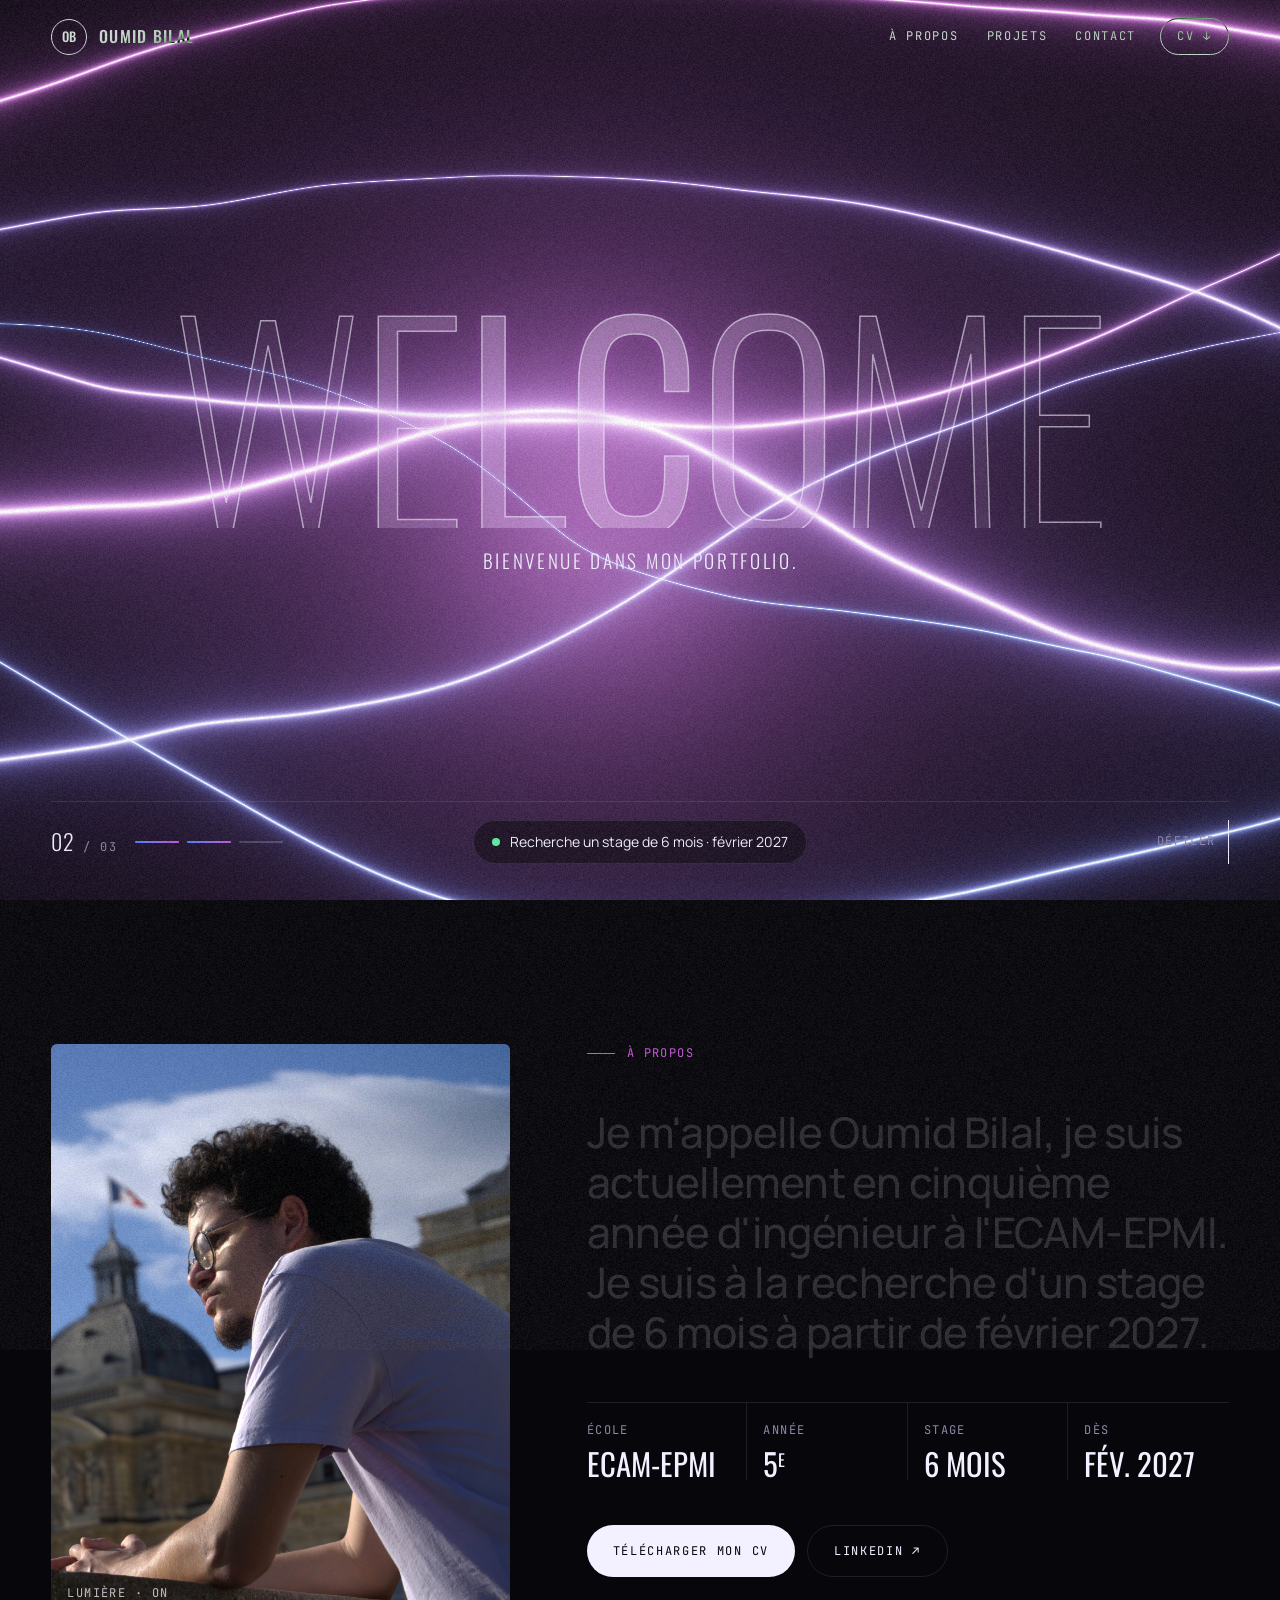
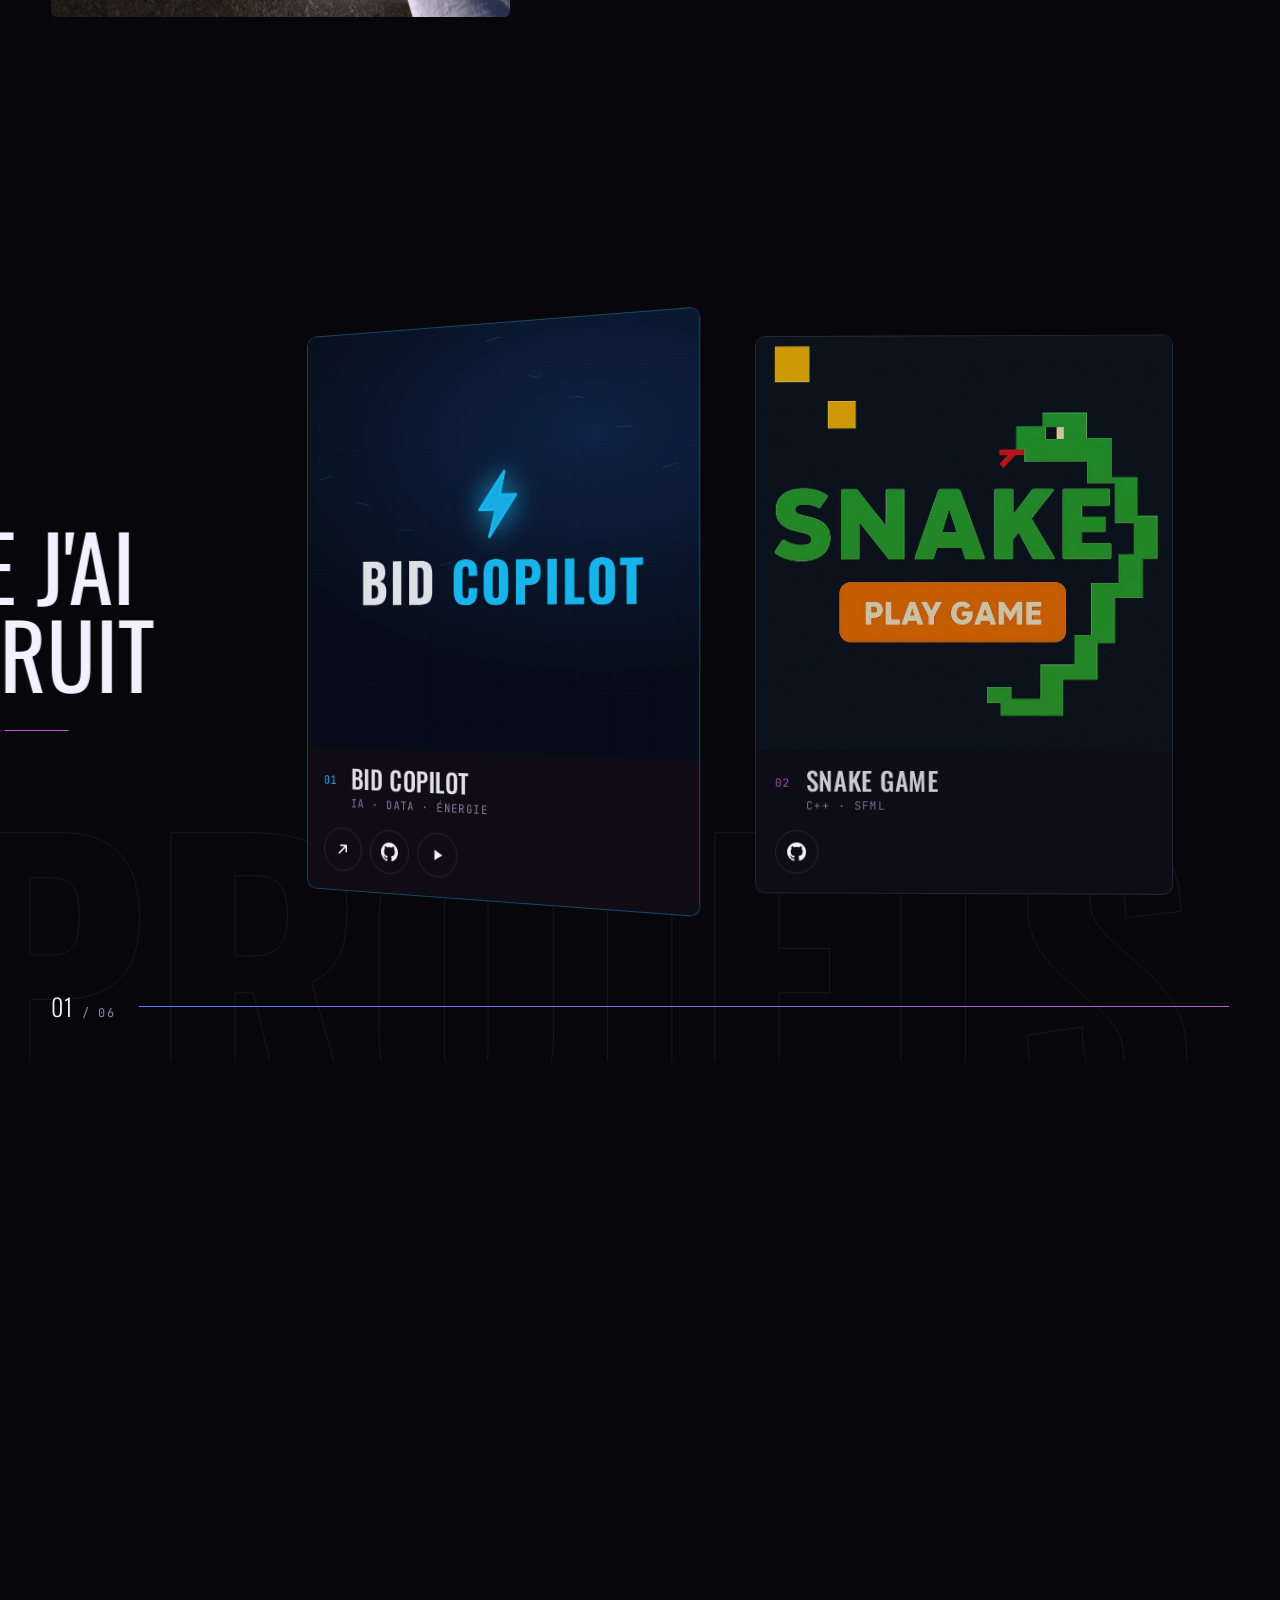
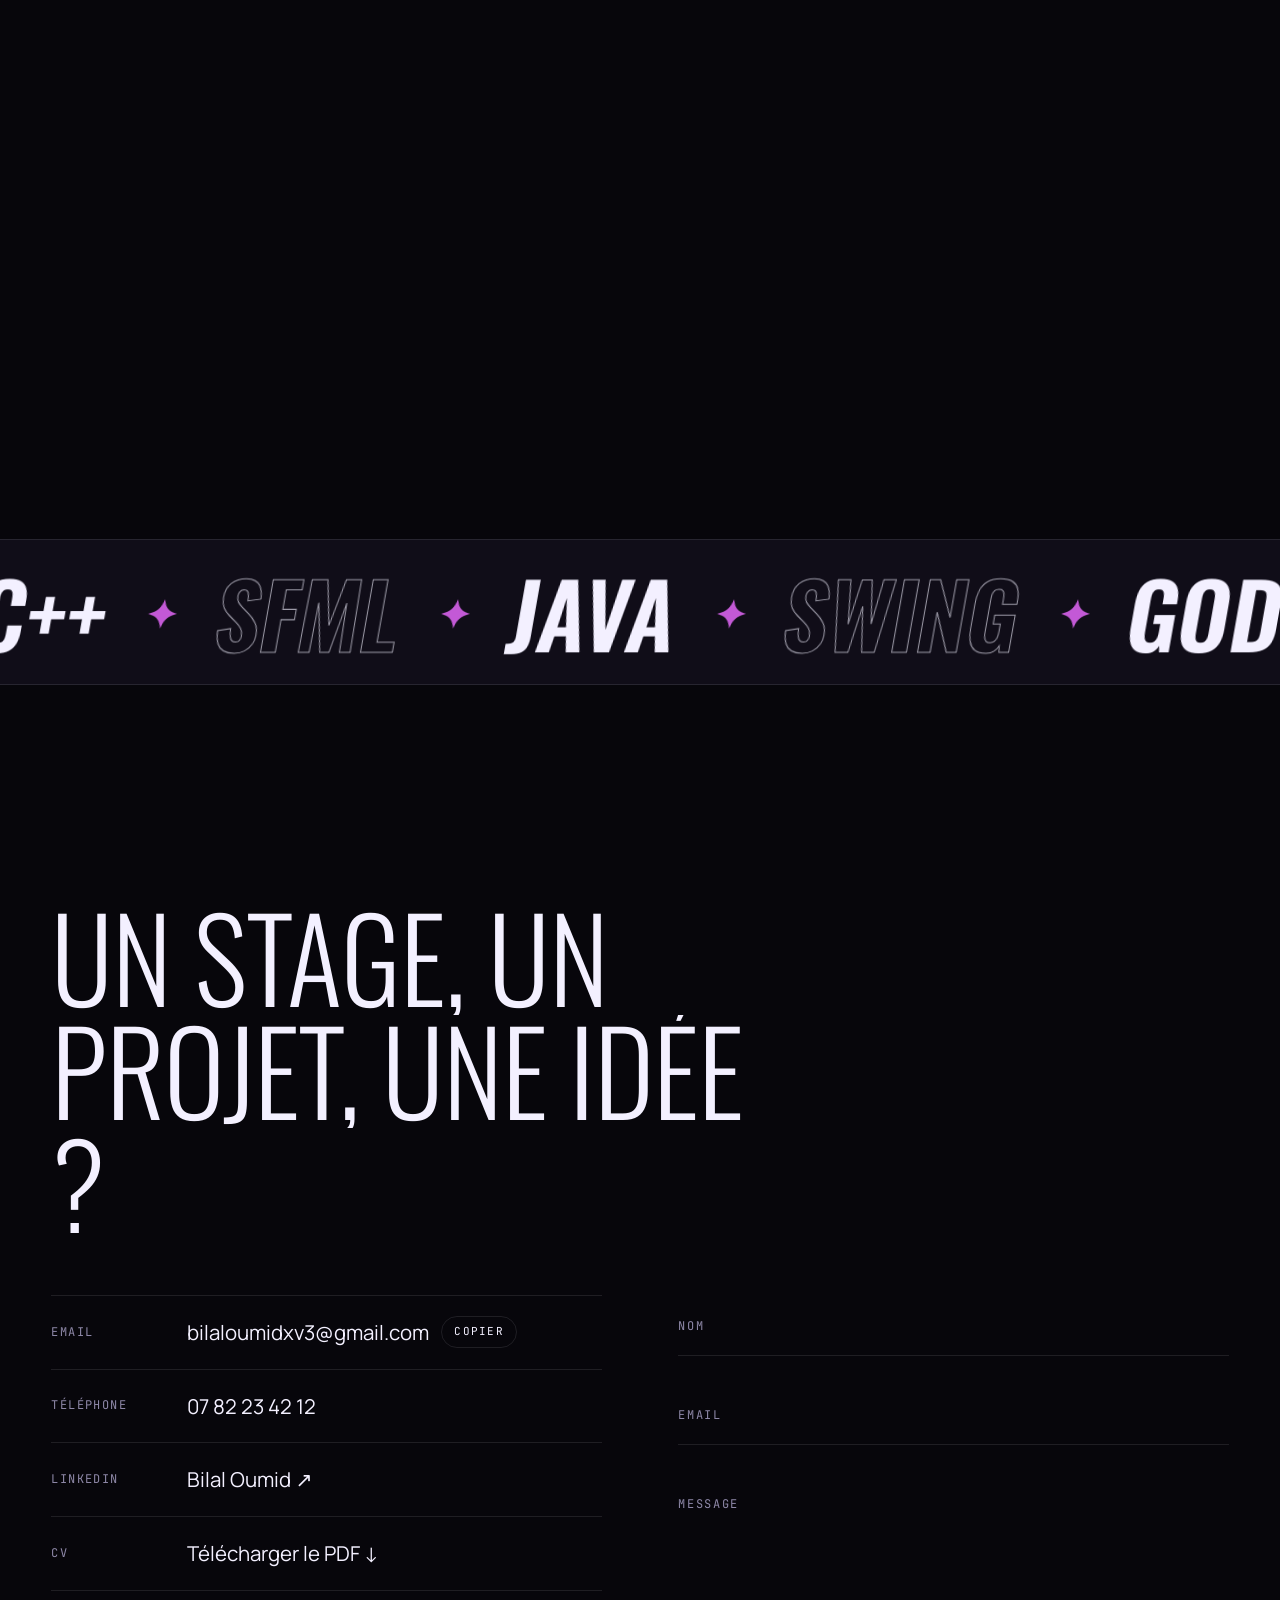
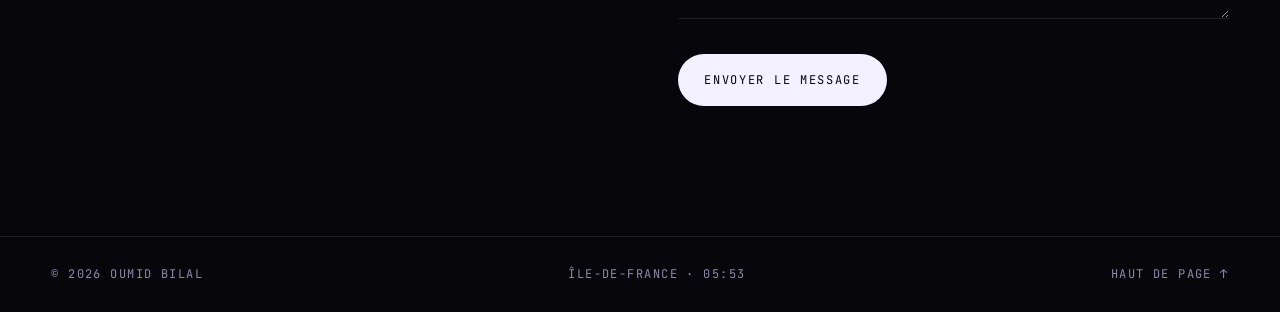
<file: index.html>
<!DOCTYPE html>
<html lang="fr">
<head>
<meta charset="utf-8" />
<meta name="viewport" content="width=device-width, initial-scale=1, viewport-fit=cover" />
<title>Oumid Bilal – Portfolio</title>
<meta name="description" content="Oumid Bilal, élève ingénieur généraliste à l'ECAM-EPMI. Projets, parcours et contact." />
<link rel="preconnect" href="https://fonts.googleapis.com" />
<link rel="preconnect" href="https://fonts.gstatic.com" crossorigin />
<link href="https://fonts.googleapis.com/css2?family=Oswald:wght@200..700&family=Manrope:wght@300;400;500;600&family=JetBrains+Mono:wght@400;500&display=swap" rel="stylesheet" />
<link rel="stylesheet" href="style.css" />
<link rel="preload" as="image" href="images/ma-photo.jpg" />
</head>
<body>
<!-- Allumage -->
<div class="loader" aria-hidden="true">
  <div class="loader-row"><span class="loader-label">Allumage</span><span class="loader-count">000</span></div>
  <div class="loader-bar"><i></i></div>
</div>

<!-- Navigation -->
<header class="nav">
  <a href="#top" class="nav-brand" data-magnetic data-cursor="Haut"><span class="nav-mark">OB</span><span class="nav-name">Oumid Bilal</span></a>
  <nav class="nav-links" aria-label="Sections">
    <a href="#about" data-magnetic>À propos</a>
    <a href="#work" data-magnetic>Projets</a>
    <a href="#contact" data-magnetic>Contact</a>
  </nav>
  <a href="CV-oumid.pdf" class="nav-cv" download="CV-Oumid-Bilal.pdf" data-magnetic data-cursor="PDF">CV <span aria-hidden="true">↓</span></a>
  <div class="nav-progress" aria-hidden="true"><i></i></div>
</header>

<main>
  <!-- HERO -->
  <section class="hero" id="top">
    <canvas class="hero-light" aria-hidden="true"></canvas>
    <div class="hero-fallback" aria-hidden="true"></div>
    <div class="hero-name" aria-roledescription="carrousel" aria-label="Accueil">
      <div class="slide" aria-hidden="false">
        <h1 class="hero-line" aria-label="Bonjour">BONJOUR</h1>
        <p class="hero-sub">Je suis Oumid Bilal, étudiant en 5ème année à l'ECAM EPMI, école d'ingénieur généraliste.</p>
      </div>
      <div class="slide" aria-hidden="true">
        <p class="hero-line" aria-label="Welcome">WELCOME</p>
        <p class="hero-sub">Bienvenue dans mon portfolio.</p>
      </div>
      <div class="slide" aria-hidden="true">
        <p class="hero-line" aria-label="Allez-y">ALLEZ-Y</p>
        <p class="hero-sub">Faites défiler pour découvrir mes projets.</p>
      </div>
    </div>
    <div class="hero-meta">
      <div class="hero-pager">
        <span class="hero-count mono"><strong>01</strong> / 03</span>
        <div class="hero-bars">
          <button type="button" aria-label="Diapositive 1 : Bonjour"><i></i></button>
          <button type="button" aria-label="Diapositive 2 : Welcome"><i></i></button>
          <button type="button" aria-label="Diapositive 3 : Allez-y"><i></i></button>
        </div>
      </div>
      <p class="hero-status"><span class="dot-live" aria-hidden="true"></span>Recherche un stage de 6 mois · février 2027</p>
      <a href="#about" class="hero-scroll mono" data-magnetic>Défiler <i aria-hidden="true"></i></a>
    </div>
  </section>

  <!-- À PROPOS -->
  <section class="about" id="about">
    <div class="about-photo" aria-hidden="true">
      <img src="images/ma-photo.jpg" alt="" class="about-photo-base" />
      <img src="images/ma-photo.jpg" alt="" class="about-photo-lit" />
      <span class="about-photo-tag mono">Lumière · on</span>
    </div>
    <div class="about-body">
      <p class="eyebrow mono">À propos</p>
      <p class="manifesto">
        Je m'appelle Oumid Bilal, je suis actuellement en cinquième année d'ingénieur à l'ECAM-EPMI. Je suis à la recherche d'un stage de 6 mois à partir de février 2027.
      </p>
      <dl class="facts">
        <div><dt class="mono">École</dt><dd>ECAM-EPMI</dd></div>
        <div><dt class="mono">Année</dt><dd>5<sup>e</sup></dd></div>
        <div><dt class="mono">Stage</dt><dd>6 mois</dd></div>
        <div><dt class="mono">Dès</dt><dd>Fév. 2027</dd></div>
      </dl>
      <div class="about-actions">
        <a href="CV-oumid.pdf" class="btn btn-solid" download="CV-Oumid-Bilal.pdf" data-magnetic data-cursor="PDF">Télécharger mon CV</a>
        <a href="https://www.linkedin.com/in/bilal-oumid-37995636b" class="btn btn-line" target="_blank" rel="noopener" data-magnetic>LinkedIn ↗</a>
      </div>
    </div>
  </section>

  <!-- PROJETS -->
  <section class="work" id="work" aria-label="Projets">
    <div class="work-sticky">
      <div class="work-ghost" aria-hidden="true">Projets</div>
      <div class="work-track">
        <div class="work-intro">
          <p class="eyebrow mono">Projets</p>
          <h2 class="work-title">Ce que j'ai construit</h2>
          <p class="work-hint mono" aria-hidden="true">Faites défiler ou glissez <i></i></p>
        </div>

        <article class="card card-featured">
          <div class="card-media"><img src="images/projet5.jpg" alt="Logo de Bid Copilot" draggable="false" /></div>
          <div class="card-info">
            <span class="card-n mono">01</span>
            <h3>Bid Copilot</h3>
            <p class="mono">IA · Data · Énergie</p>
            <div class="card-links">
              <a href="https://luminokinono.github.io/Bid-Copilot/" target="_blank" rel="noopener" class="ic ic-app" aria-label="Ouvrir l'application" data-cursor="Ouvrir"><svg viewBox="0 0 24 24" aria-hidden="true"><path fill="none" stroke="currentColor" stroke-width="2" stroke-linecap="round" stroke-linejoin="round" d="M7 17 17 7M9 7h8v8"/></svg></a>
              <a href="https://github.com/Luminokinono/Bid-Copilot" target="_blank" rel="noopener" class="ic ic-gh" aria-label="Code source sur GitHub"><svg viewBox="0 0 16 16" aria-hidden="true"><path fill="currentColor" d="M8 0C3.58 0 0 3.58 0 8c0 3.54 2.29 6.53 5.47 7.59.4.07.55-.17.55-.38 0-.19-.01-.82-.01-1.49-2.01.37-2.53-.49-2.69-.94-.09-.23-.48-.94-.82-1.13-.28-.15-.68-.52-.01-.53.63-.01 1.08.58 1.23.82.72 1.21 1.87.87 2.33.66.07-.52.28-.87.51-1.07-1.78-.2-3.64-.89-3.64-3.95 0-.87.31-1.59.82-2.15-.08-.2-.36-1.02.08-2.12 0 0 .67-.21 2.2.82.64-.18 1.32-.27 2-.27.68 0 1.36.09 2 .27 1.53-1.04 2.2-.82 2.2-.82.44 1.1.16 1.92.08 2.12.51.56.82 1.27.82 2.15 0 3.07-1.87 3.75-3.65 3.95.29.25.54.73.54 1.48 0 1.07-.01 1.93-.01 2.2 0 .21.15.46.55.38A8.013 8.013 0 0 0 16 8c0-4.42-3.58-8-8-8z"/></svg></a>
              <button type="button" class="ic ic-play" data-video="video/bid_copilot_promo.mp4" aria-label="Voir la vidéo de présentation" data-cursor="Vidéo"><svg viewBox="0 0 24 24" aria-hidden="true"><path fill="currentColor" d="M8 5.5v13l11-6.5z"/></svg></button>
            </div>
          </div>
        </article>

        <article class="card">
          <div class="card-media"><img src="images/projet1.jpg" alt="Visuel du jeu Snake" draggable="false" /></div>
          <div class="card-info">
            <span class="card-n mono">02</span>
            <h3>Snake Game</h3>
            <p class="mono">C++ · SFML</p>
            <div class="card-links"><a href="https://github.com/Luminokinono/SnakeGame" target="_blank" rel="noopener" class="ic ic-gh" aria-label="Code source sur GitHub"><svg viewBox="0 0 16 16" aria-hidden="true"><path fill="currentColor" d="M8 0C3.58 0 0 3.58 0 8c0 3.54 2.29 6.53 5.47 7.59.4.07.55-.17.55-.38 0-.19-.01-.82-.01-1.49-2.01.37-2.53-.49-2.69-.94-.09-.23-.48-.94-.82-1.13-.28-.15-.68-.52-.01-.53.63-.01 1.08.58 1.23.82.72 1.21 1.87.87 2.33.66.07-.52.28-.87.51-1.07-1.78-.2-3.64-.89-3.64-3.95 0-.87.31-1.59.82-2.15-.08-.2-.36-1.02.08-2.12 0 0 .67-.21 2.2.82.64-.18 1.32-.27 2-.27.68 0 1.36.09 2 .27 1.53-1.04 2.2-.82 2.2-.82.44 1.1.16 1.92.08 2.12.51.56.82 1.27.82 2.15 0 3.07-1.87 3.75-3.65 3.95.29.25.54.73.54 1.48 0 1.07-.01 1.93-.01 2.2 0 .21.15.46.55.38A8.013 8.013 0 0 0 16 8c0-4.42-3.58-8-8-8z"/></svg></a></div>
          </div>
        </article>

        <article class="card">
          <div class="card-media"><img src="images/projet2.jpg" alt="Visuel du jeu Pac-Man" draggable="false" /></div>
          <div class="card-info">
            <span class="card-n mono">03</span>
            <h3>Pac-Man</h3>
            <p class="mono">Java · Swing</p>
            <div class="card-links"><a href="https://github.com/Luminokinono/PacMan" target="_blank" rel="noopener" class="ic ic-gh" aria-label="Code source sur GitHub"><svg viewBox="0 0 16 16" aria-hidden="true"><path fill="currentColor" d="M8 0C3.58 0 0 3.58 0 8c0 3.54 2.29 6.53 5.47 7.59.4.07.55-.17.55-.38 0-.19-.01-.82-.01-1.49-2.01.37-2.53-.49-2.69-.94-.09-.23-.48-.94-.82-1.13-.28-.15-.68-.52-.01-.53.63-.01 1.08.58 1.23.82.72 1.21 1.87.87 2.33.66.07-.52.28-.87.51-1.07-1.78-.2-3.64-.89-3.64-3.95 0-.87.31-1.59.82-2.15-.08-.2-.36-1.02.08-2.12 0 0 .67-.21 2.2.82.64-.18 1.32-.27 2-.27.68 0 1.36.09 2 .27 1.53-1.04 2.2-.82 2.2-.82.44 1.1.16 1.92.08 2.12.51.56.82 1.27.82 2.15 0 3.07-1.87 3.75-3.65 3.95.29.25.54.73.54 1.48 0 1.07-.01 1.93-.01 2.2 0 .21.15.46.55.38A8.013 8.013 0 0 0 16 8c0-4.42-3.58-8-8-8z"/></svg></a></div>
          </div>
        </article>

        <article class="card">
          <div class="card-media"><img src="images/projet3.jpg" alt="Visuel du jeu Shadow Rush" draggable="false" /></div>
          <div class="card-info">
            <span class="card-n mono">04</span>
            <h3>Shadow Rush</h3>
            <p class="mono">Godot · 2D</p>
            <div class="card-links">
              <a href="https://github.com/Luminokinono/Shadow-Rush" target="_blank" rel="noopener" class="ic ic-gh" aria-label="Code source sur GitHub"><svg viewBox="0 0 16 16" aria-hidden="true"><path fill="currentColor" d="M8 0C3.58 0 0 3.58 0 8c0 3.54 2.29 6.53 5.47 7.59.4.07.55-.17.55-.38 0-.19-.01-.82-.01-1.49-2.01.37-2.53-.49-2.69-.94-.09-.23-.48-.94-.82-1.13-.28-.15-.68-.52-.01-.53.63-.01 1.08.58 1.23.82.72 1.21 1.87.87 2.33.66.07-.52.28-.87.51-1.07-1.78-.2-3.64-.89-3.64-3.95 0-.87.31-1.59.82-2.15-.08-.2-.36-1.02.08-2.12 0 0 .67-.21 2.2.82.64-.18 1.32-.27 2-.27.68 0 1.36.09 2 .27 1.53-1.04 2.2-.82 2.2-.82.44 1.1.16 1.92.08 2.12.51.56.82 1.27.82 2.15 0 3.07-1.87 3.75-3.65 3.95.29.25.54.73.54 1.48 0 1.07-.01 1.93-.01 2.2 0 .21.15.46.55.38A8.013 8.013 0 0 0 16 8c0-4.42-3.58-8-8-8z"/></svg></a>
              <a href="https://www.youtube.com/watch?v=OZ7Y8M5zItY" target="_blank" rel="noopener" class="ic ic-yt" aria-label="Vidéo de démonstration sur YouTube"><svg viewBox="0 0 24 24" aria-hidden="true"><path fill="currentColor" d="M23.5 6.2a3 3 0 0 0-2.1-2.1C19.5 3.6 12 3.6 12 3.6s-7.5 0-9.4.5A3 3 0 0 0 .5 6.2 31 31 0 0 0 0 12a31 31 0 0 0 .5 5.8 3 3 0 0 0 2.1 2.1c1.9.5 9.4.5 9.4.5s7.5 0 9.4-.5a3 3 0 0 0 2.1-2.1A31 31 0 0 0 24 12a31 31 0 0 0-.5-5.8z"/><path class="yt-play" d="M9.6 15.6 15.8 12 9.6 8.4z"/></svg></a>
            </div>
          </div>
        </article>

        <article class="card">
          <div class="card-media"><img src="images/projet4.jpg" alt="Visuel de l'application SeniorConnect" draggable="false" /></div>
          <div class="card-info">
            <span class="card-n mono">05</span>
            <h3>SeniorConnect</h3>
            <p class="mono">PHP · Web</p>
            <div class="card-links">
              <a href="https://github.com/Luminokinono/App-SeniorConnect" target="_blank" rel="noopener" class="ic ic-gh" aria-label="Code source sur GitHub"><svg viewBox="0 0 16 16" aria-hidden="true"><path fill="currentColor" d="M8 0C3.58 0 0 3.58 0 8c0 3.54 2.29 6.53 5.47 7.59.4.07.55-.17.55-.38 0-.19-.01-.82-.01-1.49-2.01.37-2.53-.49-2.69-.94-.09-.23-.48-.94-.82-1.13-.28-.15-.68-.52-.01-.53.63-.01 1.08.58 1.23.82.72 1.21 1.87.87 2.33.66.07-.52.28-.87.51-1.07-1.78-.2-3.64-.89-3.64-3.95 0-.87.31-1.59.82-2.15-.08-.2-.36-1.02.08-2.12 0 0 .67-.21 2.2.82.64-.18 1.32-.27 2-.27.68 0 1.36.09 2 .27 1.53-1.04 2.2-.82 2.2-.82.44 1.1.16 1.92.08 2.12.51.56.82 1.27.82 2.15 0 3.07-1.87 3.75-3.65 3.95.29.25.54.73.54 1.48 0 1.07-.01 1.93-.01 2.2 0 .21.15.46.55.38A8.013 8.013 0 0 0 16 8c0-4.42-3.58-8-8-8z"/></svg></a>
              <a href="https://www.youtube.com/watch?v=yMLC3Jjwxb0" target="_blank" rel="noopener" class="ic ic-yt" aria-label="Vidéo de démonstration sur YouTube"><svg viewBox="0 0 24 24" aria-hidden="true"><path fill="currentColor" d="M23.5 6.2a3 3 0 0 0-2.1-2.1C19.5 3.6 12 3.6 12 3.6s-7.5 0-9.4.5A3 3 0 0 0 .5 6.2 31 31 0 0 0 0 12a31 31 0 0 0 .5 5.8 3 3 0 0 0 2.1 2.1c1.9.5 9.4.5 9.4.5s7.5 0 9.4-.5a3 3 0 0 0 2.1-2.1A31 31 0 0 0 24 12a31 31 0 0 0-.5-5.8z"/><path class="yt-play" d="M9.6 15.6 15.8 12 9.6 8.4z"/></svg></a>
            </div>
          </div>
        </article>

        <article class="card">
          <div class="card-media"><img src="images/projet6.jpg" alt="Maillage éléments finis d'une citerne, coloré selon la contrainte" draggable="false" /></div>
          <div class="card-info">
            <span class="card-n mono">06</span>
            <h3>Simulation EF</h3>
            <p class="mono">GeoStar · Mécanique · Thermique</p>
            <div class="card-links">
              <a href="simulation/" class="ic ic-app" aria-label="Voir l'étude de simulation" data-cursor="Voir"><svg viewBox="0 0 24 24" aria-hidden="true"><path fill="none" stroke="currentColor" stroke-width="2" stroke-linecap="round" stroke-linejoin="round" d="M7 17 17 7M9 7h8v8"/></svg></a>
            </div>
          </div>
        </article>

        <div class="work-outro">
          <p class="mono">Tous mes dépôts</p>
          <a href="https://github.com/Luminokinono" target="_blank" rel="noopener" data-magnetic>GitHub →</a>
        </div>
      </div>
      <div class="work-hud" aria-hidden="true">
        <span class="mono"><strong class="work-current">01</strong> / 06</span>
        <div class="work-bar"><i></i></div>
      </div>
    </div>
  </section>

  <!-- STACK -->
  <div class="band" aria-label="Technologies utilisées : C++, SFML, Java, Swing, Godot, PHP">
    <div class="band-track" aria-hidden="true">
      <span>C++</span><b>✦</b><span class="o">SFML</span><b>✦</b><span>Java</span><b>✦</b><span class="o">Swing</span><b>✦</b><span>Godot</span><b>✦</b><span class="o">PHP</span><b>✦</b>
      <span>C++</span><b>✦</b><span class="o">SFML</span><b>✦</b><span>Java</span><b>✦</b><span class="o">Swing</span><b>✦</b><span>Godot</span><b>✦</b><span class="o">PHP</span><b>✦</b>
    </div>
  </div>

  <!-- CONTACT -->
  <section class="contact" id="contact">
    <p class="eyebrow mono">Contact</p>
    <h2 class="contact-title"><span>Un stage, un projet, une idée ?</span> <em>Parlons-en.</em></h2>
    <div class="contact-grid">
      <ul class="contact-list">
        <li>
          <span class="mono">Email</span>
          <span class="contact-value"><span class="email-text">bilaloumidxv3@gmail.com</span>
            <button type="button" class="copy" data-copy="bilaloumidxv3@gmail.com" data-cursor="Copier">Copier</button></span>
        </li>
        <li><span class="mono">Téléphone</span><span class="contact-value">07 82 23 42 12</span></li>
        <li><span class="mono">LinkedIn</span><a class="contact-value" href="https://www.linkedin.com/in/bilal-oumid-37995636b" target="_blank" rel="noopener">Bilal Oumid ↗</a></li>
        <li><span class="mono">CV</span><a class="contact-value" href="CV-oumid.pdf" download="CV-Oumid-Bilal.pdf">Télécharger le PDF ↓</a></li>
      </ul>
      <form class="contact-form" action="https://formspree.io/f/xovkljoz" method="POST">
        <div class="field"><input type="text" id="name" name="name" placeholder=" " required /><label for="name">Nom</label></div>
        <div class="field"><input type="email" id="email" name="_replyto" placeholder=" " required /><label for="email">Email</label></div>
        <div class="field"><textarea id="message" name="message" rows="4" placeholder=" " required></textarea><label for="message">Message</label></div>
        <button type="submit" class="btn btn-solid btn-send" data-magnetic>Envoyer le message</button>
        <p class="form-status mono" role="status"></p>
      </form>
    </div>
  </section>
</main>

<footer class="footer">
  <span class="mono">© 2026 Oumid Bilal</span>
  <span class="mono">Île-de-France · <time class="clock">--:--</time></span>
  <a href="#top" class="mono" data-magnetic>Haut de page ↑</a>
</footer>

<div class="grain" aria-hidden="true"></div>

<dialog class="video-modal" id="video-modal" aria-label="Vidéo de présentation">
  <button type="button" class="video-close" aria-label="Fermer la vidéo">×</button>
  <video controls playsinline preload="none" poster="video/poster.jpg"></video>
</dialog>

<script src="main.js"></script>
</body>
</html>
</file>
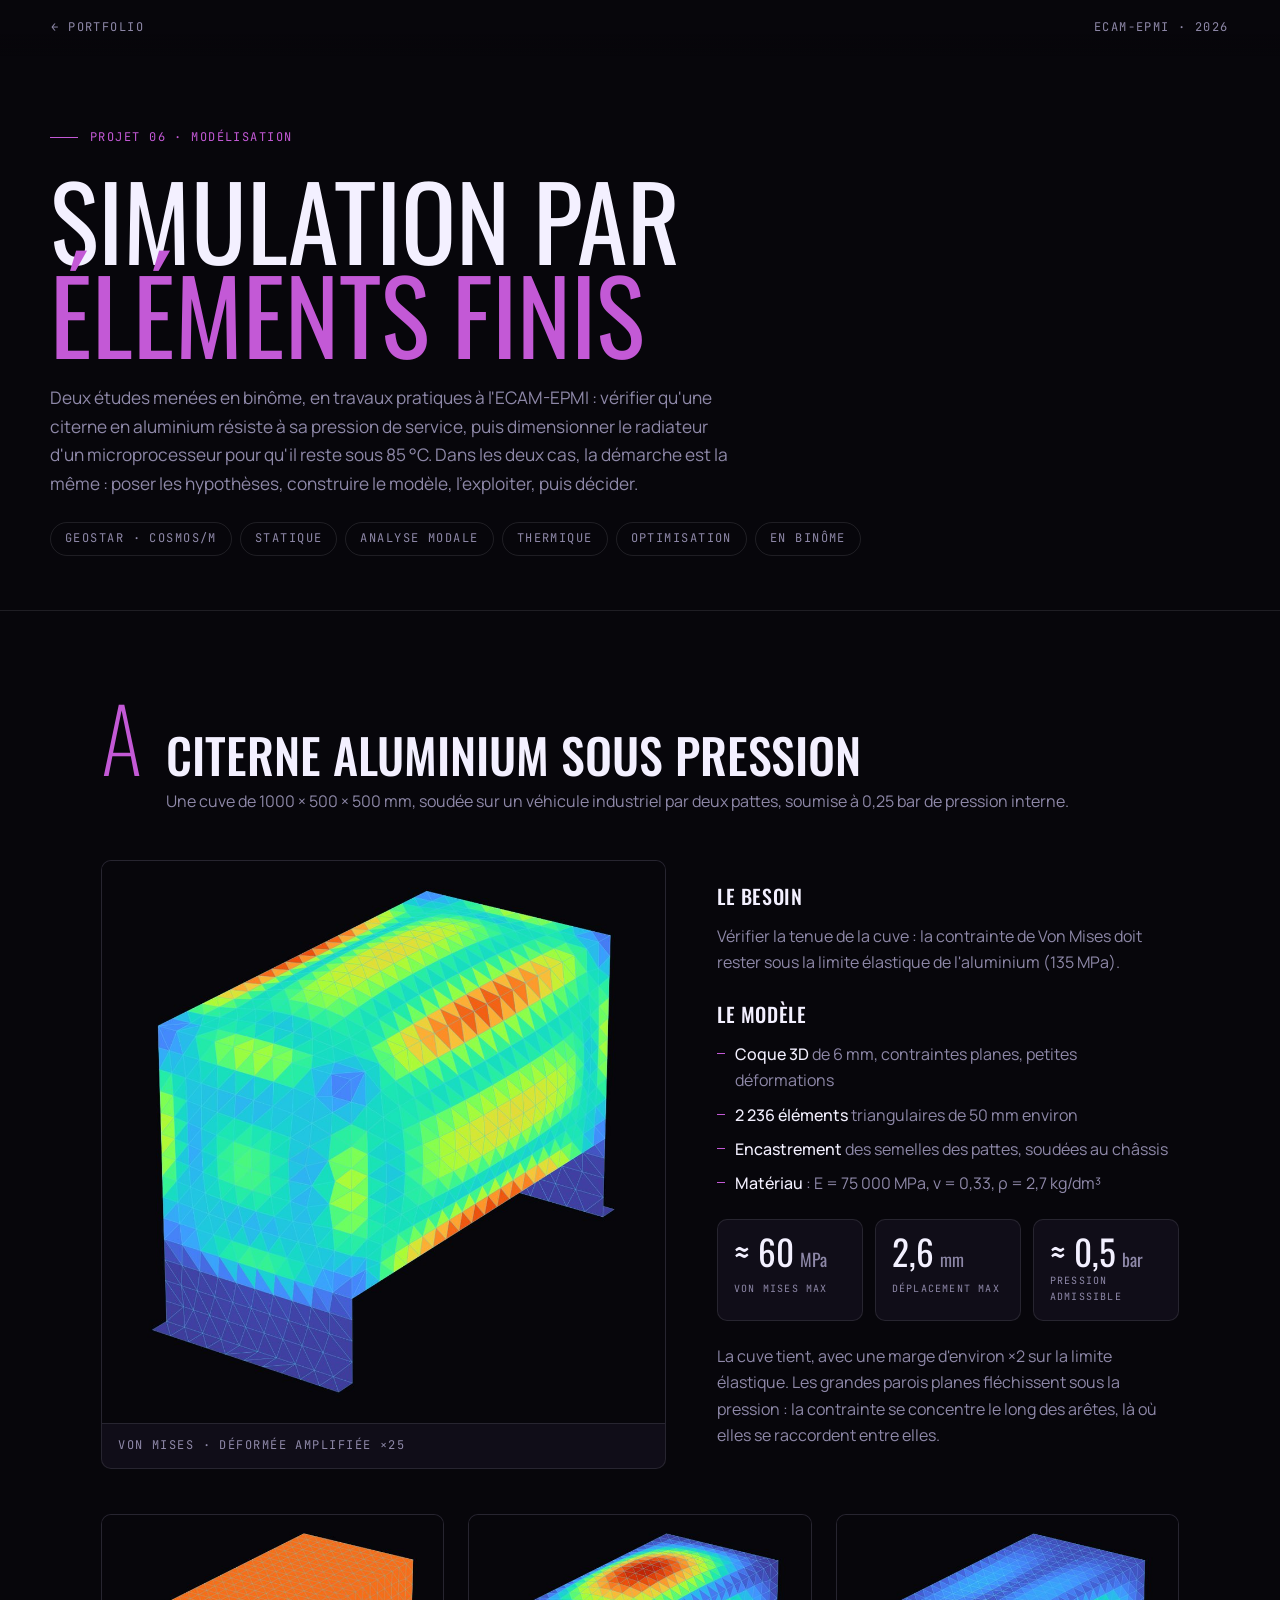
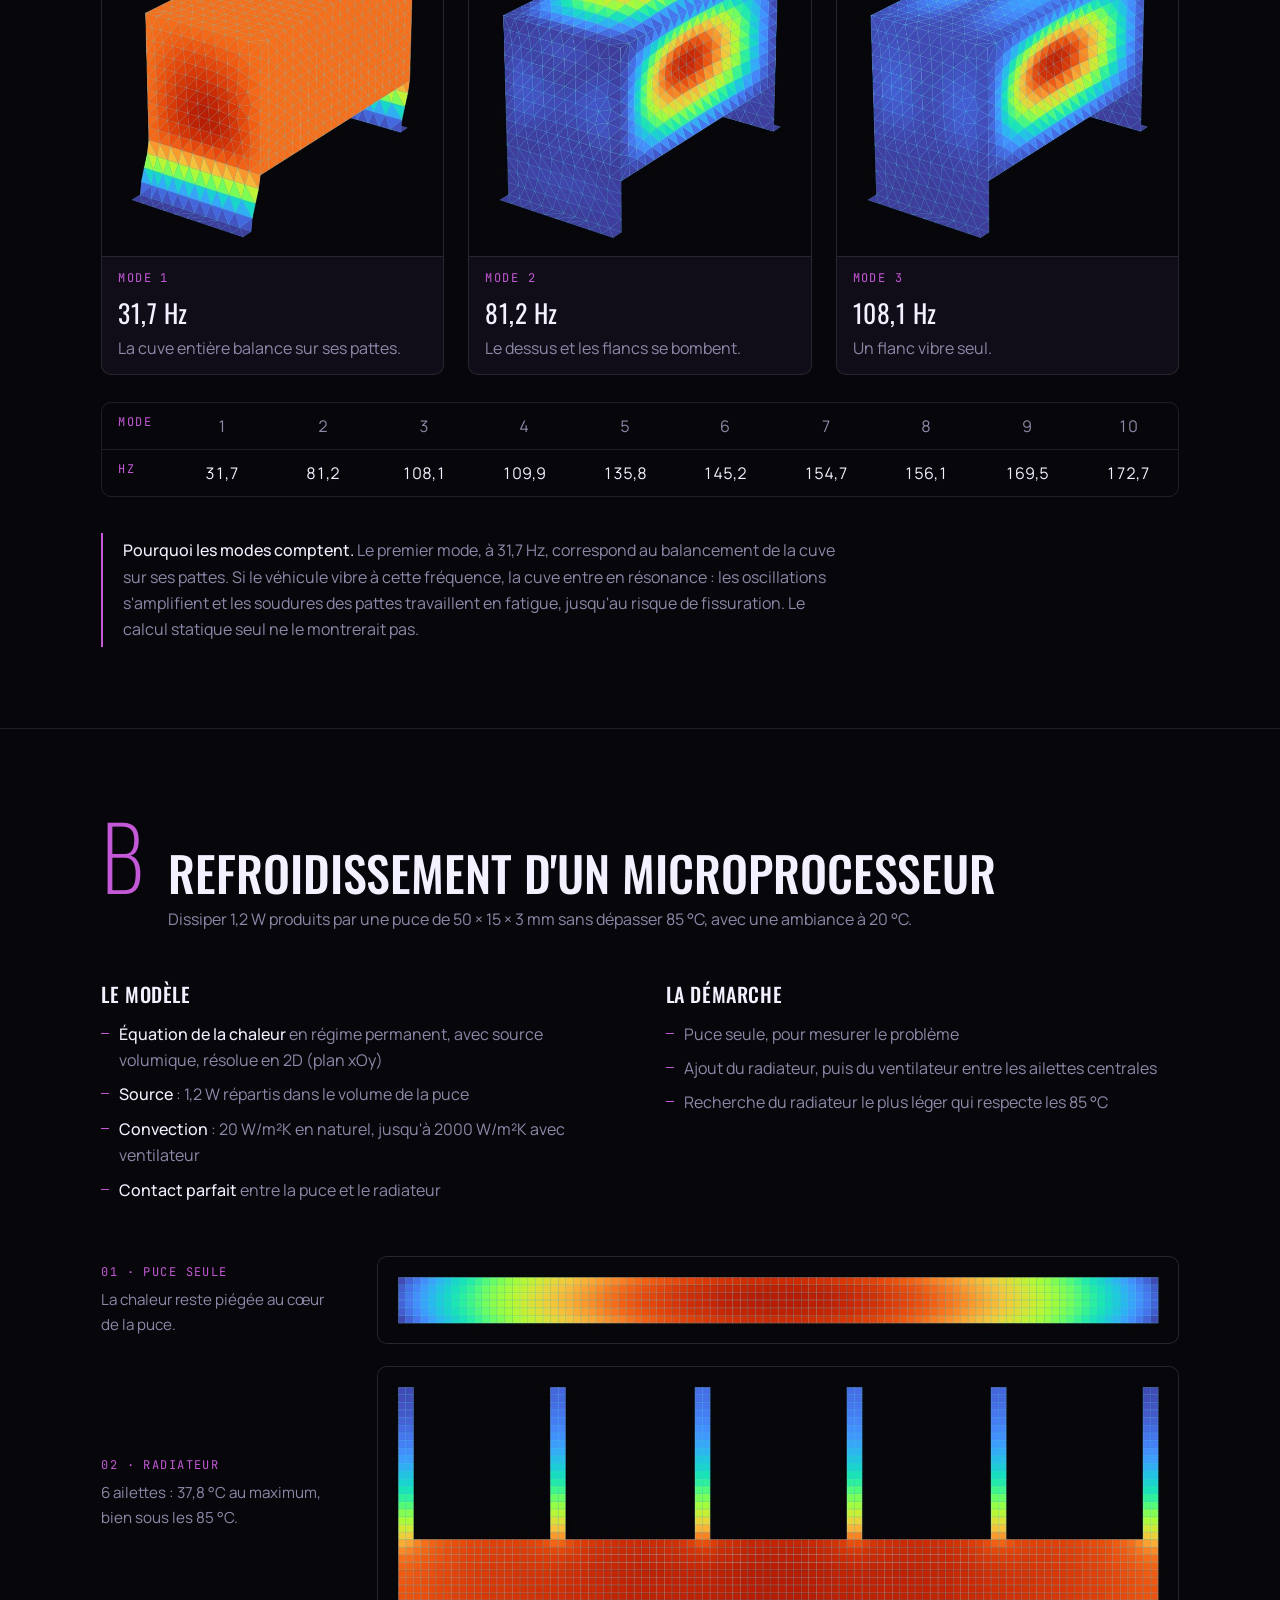
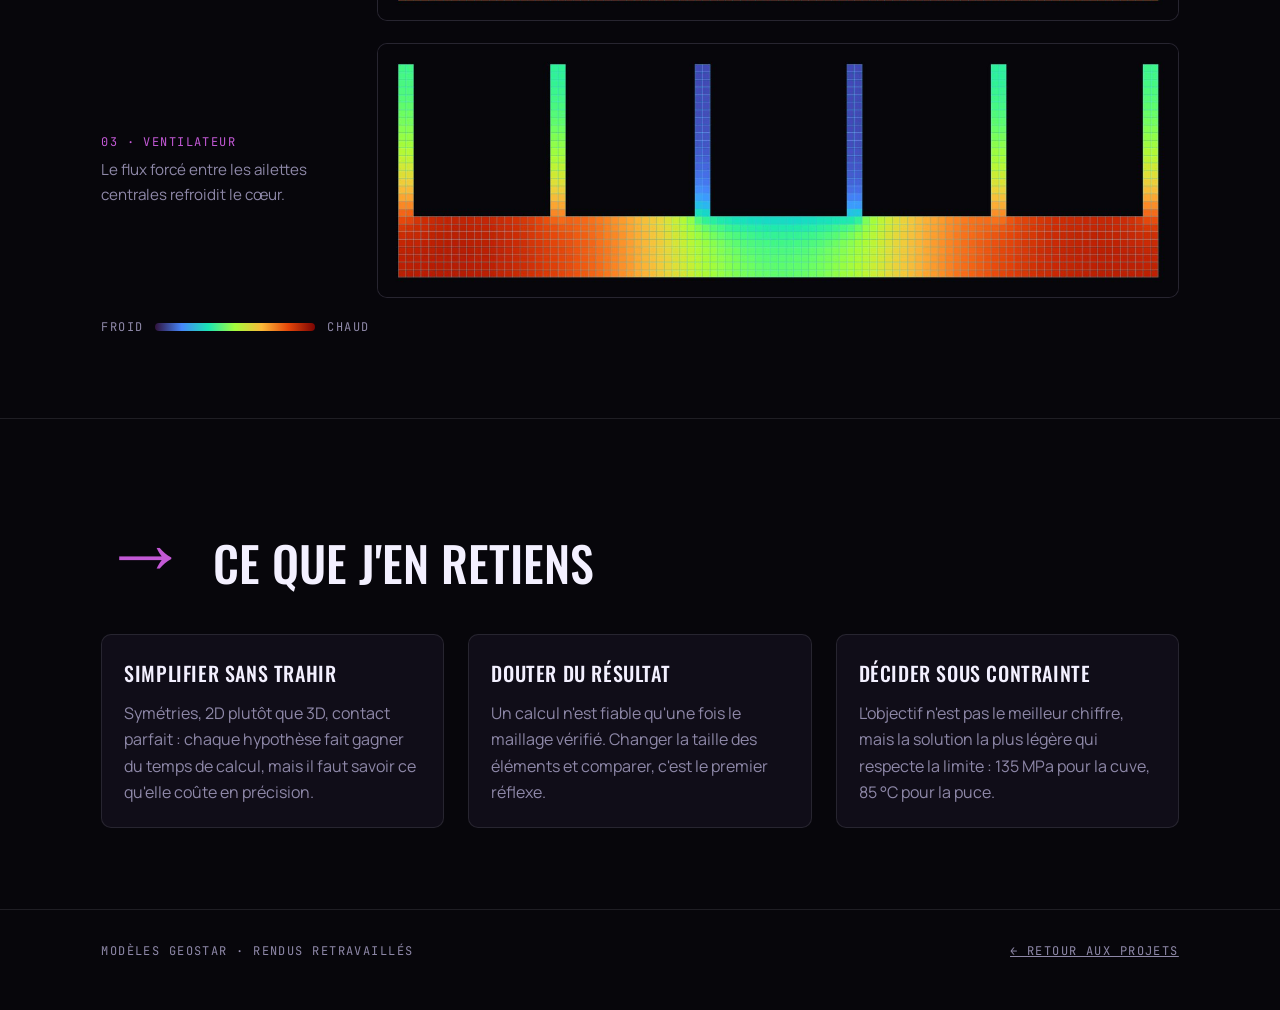
<file: simulation/index.html>
<!DOCTYPE html>
<html lang="fr">
<head>
<meta charset="utf-8" />
<meta name="viewport" content="width=device-width, initial-scale=1, viewport-fit=cover" />
<title>Simulation éléments finis – Oumid Bilal</title>
<meta name="description" content="Deux études par éléments finis menées à l'ECAM-EPMI : tenue mécanique et modes propres d'une citerne en aluminium, dimensionnement thermique d'un radiateur de microprocesseur." />
<link rel="preconnect" href="https://fonts.googleapis.com" />
<link rel="preconnect" href="https://fonts.gstatic.com" crossorigin />
<link href="https://fonts.googleapis.com/css2?family=Oswald:wght@200..700&family=Manrope:wght@300;400;500;600&family=JetBrains+Mono:wght@400;500&display=swap" rel="stylesheet" />
<style>
:root{
  --ink:#07060b;--ink-2:#100d18;--paper:#f3f0ff;--dim:#8e88a8;--violet:#c359d6;--blue:#4f7dff;--line:#f3f0ff1a;
  --display:'Oswald','Arial Narrow',Impact,sans-serif;--body:'Manrope','Segoe UI',system-ui,sans-serif;--mono:'JetBrains Mono',ui-monospace,Menlo,monospace;
  --gutter:clamp(16px,4vw,56px);color-scheme:dark;
}
*{margin:0;padding:0;box-sizing:border-box}
html{background:var(--ink);scroll-behavior:smooth}
body{background:var(--ink);color:var(--paper);font-family:var(--body);font-size:16px;line-height:1.65;-webkit-font-smoothing:antialiased;overflow-x:hidden}
img{max-width:100%;height:auto;display:block}
a{color:inherit}
.mono{font-family:var(--mono);font-size:12px;letter-spacing:.12em;text-transform:uppercase}
.eyebrow{color:var(--violet);display:flex;align-items:center;gap:12px}
.eyebrow::before{content:'';width:28px;height:1px;background:currentColor}
::selection{background:var(--violet);color:var(--ink)}
:focus-visible{outline:2px solid var(--violet);outline-offset:4px;border-radius:4px}

.top{position:sticky;top:0;z-index:5;display:flex;justify-content:space-between;align-items:center;padding:18px var(--gutter);background:linear-gradient(var(--ink) 60%,#07060b00)}
.top a{text-decoration:none;color:var(--dim);transition:color .3s}
.top a:hover{color:var(--paper)}

.wrap{max-width:1180px;margin:0 auto;padding:0 var(--gutter)}
.hero{padding:clamp(40px,8vh,96px) 0 clamp(32px,6vh,72px);display:grid;gap:24px}
h1{font-family:var(--display);font-weight:400;font-size:clamp(2.8rem,8vw,6.6rem);line-height:.92;text-transform:uppercase;text-wrap:balance}
h1 em{font-style:normal;color:var(--violet)}
.lead{max-width:62ch;color:var(--dim);font-size:1.08rem}
.tags{display:flex;flex-wrap:wrap;gap:8px}
.tags span{border:1px solid var(--line);border-radius:999px;padding:6px 14px;color:var(--dim)}

section.study{border-top:1px solid var(--line);padding:clamp(48px,9vh,110px) 0}
.study-head{display:grid;grid-template-columns:auto 1fr;gap:8px 24px;align-items:baseline;margin-bottom:clamp(28px,5vh,56px)}
.study-n{font-family:var(--display);font-weight:200;font-size:clamp(3rem,7vw,5.5rem);line-height:1;color:var(--violet)}
h2{font-family:var(--display);font-weight:500;font-size:clamp(1.8rem,4vw,3rem);line-height:1.05;text-transform:uppercase}
.study-head p{grid-column:2;color:var(--dim)}
h3{font-family:var(--display);font-weight:500;font-size:1.25rem;text-transform:uppercase;letter-spacing:.03em;margin-bottom:10px}

.split{display:grid;grid-template-columns:1.1fr .9fr;gap:clamp(24px,4vw,56px);align-items:center}
.panel{background:var(--ink-2);border:1px solid var(--line);border-radius:10px;overflow:hidden}
.panel figcaption{padding:12px 16px;color:var(--dim);border-top:1px solid var(--line)}
.facts{display:grid;gap:22px}
.facts ul{list-style:none;display:grid;gap:8px;color:var(--dim)}
.facts li{padding-left:18px;position:relative}
.facts li::before{content:'';position:absolute;left:0;top:.75em;width:8px;height:1px;background:var(--violet)}
.facts strong{color:var(--paper);font-weight:500}

.modes{display:grid;grid-template-columns:repeat(3,1fr);gap:clamp(12px,2vw,24px);margin-top:clamp(28px,5vh,56px)}
.modes .hz{font-family:var(--display);font-size:1.6rem;color:var(--paper);letter-spacing:.02em}
.modes figcaption{display:grid;gap:2px}
.kpis{display:grid;grid-template-columns:repeat(3,1fr);gap:12px}
.kpis>div{border:1px solid var(--line);border-radius:10px;padding:14px 16px;display:grid;gap:4px;background:var(--ink-2)}
.kpis .mono{color:var(--dim);font-size:10px}
.kpi{font-family:var(--display);font-size:clamp(1.6rem,3vw,2.2rem);line-height:1;color:var(--paper)}
.kpi small{font-size:.5em;color:var(--dim);margin-left:2px}
.freqs{margin-top:clamp(20px,3vh,32px);border:1px solid var(--line);border-radius:10px;overflow-x:auto;font-variant-numeric:tabular-nums}
.freqs>div{display:grid;grid-template-columns:70px repeat(10,minmax(52px,1fr));min-width:640px}
.freqs>div+div{border-top:1px solid var(--line)}
.freqs span{padding:10px 8px;text-align:center}
.freqs>div:first-child span{color:var(--dim)}
.freqs [role=rowheader]{color:var(--violet)!important;text-align:left;padding-left:16px}
.rad{display:grid;gap:clamp(32px,5vh,56px)}
.rad>.facts{grid-template-columns:1fr 1fr;gap:clamp(20px,4vw,56px)}
.callout{margin-top:clamp(24px,4vh,40px);border-left:2px solid var(--violet);padding:4px 0 4px 20px;max-width:75ch;color:var(--dim)}
.callout strong{color:var(--paper);font-weight:500}

.steps{display:grid;gap:clamp(14px,2.5vh,24px);margin-top:8px}
.step{display:grid;grid-template-columns:240px 1fr;gap:clamp(14px,3vw,36px);align-items:center}
.step .panel img{width:100%}
.step-label{display:grid;gap:4px}
.step-label .mono{color:var(--violet)}
.step-label p{color:var(--dim);font-size:.95rem}
.scale{display:flex;align-items:center;gap:12px;margin-top:20px;color:var(--dim)}
.scale i{flex:0 0 160px;height:8px;border-radius:4px;background:linear-gradient(90deg,#30123b,#4686fb,#1be5b5,#a4fc3c,#fbb938,#e4460a,#7a0403)}

.takeaways{display:grid;grid-template-columns:repeat(3,1fr);gap:clamp(14px,2vw,24px)}
.takeaways article{background:var(--ink-2);border:1px solid var(--line);border-radius:10px;padding:22px}
.takeaways p{color:var(--dim)}
footer{border-top:1px solid var(--line);padding:32px 0 48px;color:var(--dim)}
footer .wrap{display:flex;flex-wrap:wrap;justify-content:space-between;gap:16px}

@media (max-width:860px){
  .split{grid-template-columns:1fr}
  .modes{grid-template-columns:1fr 1fr}
  .step{grid-template-columns:1fr}
  .takeaways{grid-template-columns:1fr}
  .rad>.facts{grid-template-columns:1fr}
  .kpis{grid-template-columns:1fr 1fr 1fr;gap:8px}
  .study-head{grid-template-columns:1fr}
  .study-head p{grid-column:1}
}
@media (max-width:480px){.modes{grid-template-columns:1fr}}
</style>
</head>
<body>

<header class="top">
  <a href="../#work" class="mono">← Portfolio</a>
  <span class="mono" style="color:var(--dim)">ECAM-EPMI · 2026</span>
</header>

<main>
  <div class="wrap hero">
    <p class="eyebrow mono">Projet 06 · Modélisation</p>
    <h1>Simulation par <em>éléments finis</em></h1>
    <p class="lead">Deux études menées en binôme, en travaux pratiques à l'ECAM-EPMI : vérifier qu'une citerne en aluminium résiste à sa pression de service, puis dimensionner le radiateur d'un microprocesseur pour qu'il reste sous 85 °C. Dans les deux cas, la démarche est la même : poser les hypothèses, construire le modèle, l'exploiter, puis décider.</p>
    <div class="tags mono"><span>GeoStar · COSMOS/M</span><span>Statique</span><span>Analyse modale</span><span>Thermique</span><span>Optimisation</span><span>En binôme</span></div>
  </div>

  <!-- CITERNE -->
  <section class="study" aria-labelledby="t-citerne">
    <div class="wrap">
      <div class="study-head">
        <span class="study-n">A</span>
        <h2 id="t-citerne">Citerne aluminium sous pression</h2>
        <p>Une cuve de 1000 × 500 × 500 mm, soudée sur un véhicule industriel par deux pattes, soumise à 0,25 bar de pression interne.</p>
      </div>

      <div class="split">
        <figure class="panel">
          <img src="img/citerne-statique.jpg" alt="Maillage de la citerne coloré selon la contrainte de Von Mises, déformée amplifiée" width="1000" height="1000" loading="lazy" />
          <figcaption class="mono">Von Mises · déformée amplifiée ×25</figcaption>
        </figure>
        <div class="facts">
          <div>
            <h3>Le besoin</h3>
            <p style="color:var(--dim)">Vérifier la tenue de la cuve : la contrainte de Von Mises doit rester sous la limite élastique de l'aluminium (135 MPa).</p>
          </div>
          <div>
            <h3>Le modèle</h3>
            <ul>
              <li><strong>Coque 3D</strong> de 6 mm, contraintes planes, petites déformations</li>
              <li><strong>2 236 éléments</strong> triangulaires de 50 mm environ</li>
              <li><strong>Encastrement</strong> des semelles des pattes, soudées au châssis</li>
              <li><strong>Matériau</strong> : E = 75 000 MPa, ν = 0,33, ρ = 2,7 kg/dm³</li>
            </ul>
          </div>
          <div class="kpis">
            <div><span class="kpi">≈ 60<small> MPa</small></span><span class="mono">Von Mises max</span></div>
            <div><span class="kpi">2,6<small> mm</small></span><span class="mono">Déplacement max</span></div>
            <div><span class="kpi">≈ 0,5<small> bar</small></span><span class="mono">Pression admissible</span></div>
          </div>
          <p style="color:var(--dim)">La cuve tient, avec une marge d'environ ×2 sur la limite élastique. Les grandes parois planes fléchissent sous la pression : la contrainte se concentre le long des arêtes, là où elles se raccordent entre elles.</p>
        </div>
      </div>

      <div class="modes">
        <figure class="panel">
          <img src="img/citerne-mode1.jpg" alt="Mode propre 1 : la cuve entière balance sur ses pattes" width="640" height="640" loading="lazy" />
          <figcaption><span class="mono" style="color:var(--violet)">Mode 1</span><span class="hz">31,7 Hz</span><span style="color:var(--dim)">La cuve entière balance sur ses pattes.</span></figcaption>
        </figure>
        <figure class="panel">
          <img src="img/citerne-mode2.jpg" alt="Mode propre 2 : le dessus et une paroi latérale se bombent" width="640" height="640" loading="lazy" />
          <figcaption><span class="mono" style="color:var(--violet)">Mode 2</span><span class="hz">81,2 Hz</span><span style="color:var(--dim)">Le dessus et les flancs se bombent.</span></figcaption>
        </figure>
        <figure class="panel">
          <img src="img/citerne-mode3.jpg" alt="Mode propre 3 : une paroi latérale se bombe" width="640" height="640" loading="lazy" />
          <figcaption><span class="mono" style="color:var(--violet)">Mode 3</span><span class="hz">108,1 Hz</span><span style="color:var(--dim)">Un flanc vibre seul.</span></figcaption>
        </figure>
      </div>

      <div class="freqs" role="table" aria-label="Dix premières fréquences propres">
        <div role="row"><span class="mono" role="rowheader">Mode</span><span>1</span><span>2</span><span>3</span><span>4</span><span>5</span><span>6</span><span>7</span><span>8</span><span>9</span><span>10</span></div>
        <div role="row"><span class="mono" role="rowheader">Hz</span><span>31,7</span><span>81,2</span><span>108,1</span><span>109,9</span><span>135,8</span><span>145,2</span><span>154,7</span><span>156,1</span><span>169,5</span><span>172,7</span></div>
      </div>

      <p class="callout"><strong>Pourquoi les modes comptent.</strong> Le premier mode, à 31,7 Hz, correspond au balancement de la cuve sur ses pattes. Si le véhicule vibre à cette fréquence, la cuve entre en résonance : les oscillations s'amplifient et les soudures des pattes travaillent en fatigue, jusqu'au risque de fissuration. Le calcul statique seul ne le montrerait pas.</p>
    </div>
  </section>

  <!-- RADIATEUR -->
  <section class="study" aria-labelledby="t-radiateur">
    <div class="wrap">
      <div class="study-head">
        <span class="study-n">B</span>
        <h2 id="t-radiateur">Refroidissement d'un microprocesseur</h2>
        <p>Dissiper 1,2 W produits par une puce de 50 × 15 × 3 mm sans dépasser 85 °C, avec une ambiance à 20 °C.</p>
      </div>

      <div class="rad">
        <div class="facts">
          <div>
            <h3>Le modèle</h3>
            <ul>
              <li><strong>Équation de la chaleur</strong> en régime permanent, avec source volumique, résolue en 2D (plan xOy)</li>
              <li><strong>Source</strong> : 1,2 W répartis dans le volume de la puce</li>
              <li><strong>Convection</strong> : 20 W/m²K en naturel, jusqu'à 2000 W/m²K avec ventilateur</li>
              <li><strong>Contact parfait</strong> entre la puce et le radiateur</li>
            </ul>
          </div>
          <div>
            <h3>La démarche</h3>
            <ul>
              <li>Puce seule, pour mesurer le problème</li>
                            <li>Ajout du radiateur, puis du ventilateur entre les ailettes centrales</li>
              <li>Recherche du radiateur le plus léger qui respecte les 85 °C</li>
            </ul>
          </div>
        </div>

        <div>
          <div class="steps">
            <div class="step">
              <div class="step-label"><span class="mono">01 · Puce seule</span><p>La chaleur reste piégée au cœur de la puce.</p></div>
              <figure class="panel"><img src="img/processeur-seul.jpg" alt="Champ de température de la puce seule, chaude au centre" width="1400" height="150" loading="lazy" /></figure>
            </div>
            <div class="step">
              <div class="step-label"><span class="mono">02 · Radiateur</span><p>6 ailettes : 37,8 °C au maximum, bien sous les 85 °C.</p></div>
              <figure class="panel"><img src="img/radiateur.jpg" alt="Champ de température avec radiateur à six ailettes" width="1400" height="443" loading="lazy" /></figure>
            </div>
            <div class="step">
              <div class="step-label"><span class="mono">03 · Ventilateur</span><p>Le flux forcé entre les ailettes centrales refroidit le cœur.</p></div>
              <figure class="panel"><img src="img/radiateur-ventilo.jpg" alt="Champ de température avec ventilateur entre les ailettes centrales, zone centrale refroidie" width="1400" height="443" loading="lazy" /></figure>
            </div>
          </div>
          <div class="scale mono"><span>Froid</span><i></i><span>Chaud</span></div>
        </div>
      </div>
    </div>
  </section>

  <!-- RETENU -->
  <section class="study" aria-labelledby="t-retenu">
    <div class="wrap">
      <div class="study-head">
        <span class="study-n">→</span>
        <h2 id="t-retenu">Ce que j'en retiens</h2>
      </div>
      <div class="takeaways">
        <article><h3>Simplifier sans trahir</h3><p>Symétries, 2D plutôt que 3D, contact parfait : chaque hypothèse fait gagner du temps de calcul, mais il faut savoir ce qu'elle coûte en précision.</p></article>
        <article><h3>Douter du résultat</h3><p>Un calcul n'est fiable qu'une fois le maillage vérifié. Changer la taille des éléments et comparer, c'est le premier réflexe.</p></article>
        <article><h3>Décider sous contrainte</h3><p>L'objectif n'est pas le meilleur chiffre, mais la solution la plus légère qui respecte la limite : 135 MPa pour la cuve, 85 °C pour la puce.</p></article>
      </div>
    </div>
  </section>
</main>

<footer>
  <div class="wrap mono">
    <span>Modèles GeoStar · rendus retravaillés</span>
    <a href="../#work">← Retour aux projets</a>
  </div>
</footer>
</body>
</html>
</file>
<file: style.css>
/* Concept : la lumière. Page sombre, le curseur est une source lumineuse ; chaque section s'« allume ». */
:root{
  --ink:#07060b;          /* fond */
  --ink-2:#100d18;        /* surfaces */
  --paper:#f3f0ff;        /* texte */
  --dim:#8e88a8;          /* texte secondaire, gris teinté violet */
  --violet:#c359d6;       /* accent historique du portfolio */
  --blue:#4f7dff;         /* lumière bleue des visuels d'origine */
  --line:#f3f0ff1a;
  --display:'Oswald','Arial Narrow',Impact,sans-serif;
  --body:'Manrope','Segoe UI',system-ui,sans-serif;
  --mono:'JetBrains Mono',ui-monospace,Menlo,monospace;
  --gutter:clamp(16px,4vw,56px);
  --ease:cubic-bezier(.16,1,.3,1);
  --ease-io:cubic-bezier(.77,0,.18,1);
  color-scheme:dark;
}
*{margin:0;padding:0;box-sizing:border-box}
html{scroll-behavior:smooth;background:var(--ink)}
body{background:var(--ink);color:var(--paper);font-family:var(--body);font-size:16px;line-height:1.6;overflow-x:hidden;-webkit-font-smoothing:antialiased}
img{max-width:100%;display:block}
a{color:inherit;text-decoration:none}
button{font:inherit;color:inherit;background:none;border:0;cursor:pointer}
sup{font-size:.55em;vertical-align:.6em;line-height:0}
.mono{font-family:var(--mono);font-size:12px;letter-spacing:.12em;text-transform:uppercase}
.eyebrow{color:var(--violet);display:flex;align-items:center;gap:12px}
.eyebrow::before{content:'';width:28px;height:1px;background:currentColor}
:focus-visible{outline:2px solid var(--violet);outline-offset:4px;border-radius:4px}
::selection{background:var(--violet);color:var(--ink)}

/* ---------- Allumage ---------- */
.loader{position:fixed;inset:0;z-index:100;background:var(--ink);display:grid;place-content:center;gap:12px;width:100%;padding-inline:var(--gutter);transition:opacity .9s var(--ease),visibility .9s}
.loader-row{display:flex;justify-content:space-between;gap:80px;width:min(420px,80vw);font-family:var(--mono);font-size:12px;letter-spacing:.2em;text-transform:uppercase;color:var(--dim);font-variant-numeric:tabular-nums}
.loader-count{color:var(--paper)}
.loader-bar{height:1px;background:var(--line)}
.loader-bar i{display:block;height:100%;background:linear-gradient(90deg,var(--blue),var(--violet));transform:scaleX(0);transform-origin:left}
.ready .loader{opacity:0;visibility:hidden}
html:not(.js) .loader{display:none}

/* ---------- Navigation ---------- */
.nav{position:fixed;top:0;left:0;right:0;z-index:50;display:flex;align-items:center;gap:24px;padding:calc(18px + env(safe-area-inset-top,0px)) var(--gutter) 18px;mix-blend-mode:difference}
.nav-brand{display:flex;align-items:center;gap:12px;font-family:var(--display);font-weight:500;letter-spacing:.08em;text-transform:uppercase}
.nav-mark{display:grid;place-items:center;width:36px;height:36px;border:1px solid var(--paper);border-radius:50%;font-size:13px;letter-spacing:.04em}
.nav-links{display:flex;gap:28px;margin-left:auto}
.nav-links a,.nav-cv{font-family:var(--mono);font-size:12px;letter-spacing:.14em;text-transform:uppercase;position:relative}
.nav-links a::after{content:'';position:absolute;left:0;right:0;bottom:-4px;height:1px;background:currentColor;transform:scaleX(0);transform-origin:right;transition:transform .5s var(--ease-io)}
.nav-links a:hover::after,.nav-links a.active::after{transform:scaleX(1);transform-origin:left}
.nav-cv{border:1px solid var(--paper);border-radius:99px;padding:8px 16px}
.nav-progress{position:absolute;left:0;right:0;bottom:0;height:1px}
.nav-progress i{display:block;height:100%;background:var(--paper);transform:scaleX(0);transform-origin:left}

/* ---------- Hero ---------- */
.hero{position:relative;height:100vh;height:100svh;min-height:560px;overflow:hidden;display:flex;flex-direction:column;justify-content:flex-end;padding:0 var(--gutter) clamp(20px,4vh,40px);isolation:isolate}
.hero-light,.hero-fallback{position:absolute;inset:0;width:100%;height:100%;z-index:-1}
.hero-fallback{background:radial-gradient(60% 50% at 30% 40%,#4f7dff40,transparent 70%),radial-gradient(50% 60% at 75% 60%,#c359d640,transparent 70%),var(--ink);z-index:-2}
.hero-name{flex:1;display:grid;align-items:center;padding-top:clamp(72px,10vh,110px);margin-bottom:clamp(16px,3vh,32px);user-select:none}
.slide{grid-area:1/1;display:grid;gap:clamp(12px,2vh,22px);align-content:center;justify-items:center;text-align:center}
.hero-line{display:flex;justify-content:center;overflow:hidden;padding-top:.04em;font-family:var(--display);font-weight:200;font-size:clamp(4rem,21vw,24rem);line-height:.86;letter-spacing:-.01em}
.ch{--fill:0;display:inline-block;color:rgb(243 240 255 / var(--fill));-webkit-text-stroke:1.5px rgb(243 240 255 / .6);text-shadow:0 0 calc(var(--fill)*60px) rgb(195 89 214 / calc(var(--fill)*.9));will-change:font-weight}
.hero-sub{font-family:var(--display);font-weight:300;font-size:clamp(15px,1.5vw,21px);letter-spacing:.14em;text-transform:uppercase;max-width:56ch;text-wrap:balance}
.slide:not(.is-active){pointer-events:none}
.motion .slide .ch{transform:translateY(105%);transition:none}
.motion .slide.is-active .ch{transform:translateY(0);transition:transform 1.3s var(--ease);transition-delay:calc(var(--i)*65ms + .1s)}
.motion .slide.is-leaving .ch{transform:translateY(-105%);transition:transform .8s var(--ease-io);transition-delay:calc(var(--i)*30ms)}
.motion .slide .hero-sub{opacity:0;translate:0 16px;filter:blur(6px);transition:none}
.motion .slide.is-active .hero-sub{opacity:1;translate:0 0;filter:blur(0);transition:opacity 1s .55s,translate 1.2s var(--ease) .55s,filter 1s .55s}
.motion .slide.is-leaving .hero-sub{opacity:0;translate:0 -12px;filter:blur(6px);transition:opacity .5s,translate .6s,filter .5s}
html:not(.motion) .slide:not(.is-active){visibility:hidden}
.hero-meta{display:grid;grid-template-columns:1fr auto 1fr;align-items:center;gap:24px;border-top:1px solid var(--line);padding-top:18px}
.hero-pager{display:flex;align-items:center;gap:18px;color:var(--dim)}
.hero-count strong{font-family:var(--display);font-weight:300;font-size:22px;color:var(--paper);letter-spacing:.04em}
.hero-bars{display:flex;gap:8px}
.hero-bars button{width:44px;height:20px;display:grid;align-items:center}
.hero-bars i{display:block;height:2px;background:#f3f0ff33;border-radius:2px;position:relative;overflow:hidden}
.hero-bars i::after{content:'';position:absolute;inset:0;background:linear-gradient(90deg,var(--blue),var(--violet));transform:scaleX(0);transform-origin:left}
.hero-bars button.done i::after{transform:scaleX(1)}
.hero-bars button.active i::after{animation:bar var(--slide-time,6.5s) linear forwards}
.hero-bars.paused button.active i::after{animation-play-state:paused}
@keyframes bar{from{transform:scaleX(0)}to{transform:scaleX(1)}}
.hero-status{display:flex;align-items:center;gap:10px;padding:10px 18px;border:1px solid var(--line);border-radius:99px;background:#07060b80;backdrop-filter:blur(10px);font-size:14px}
.dot-live{width:8px;height:8px;border-radius:50%;background:#5ef0a0;box-shadow:0 0 0 0 #5ef0a080;animation:live 2s infinite}
@keyframes live{70%{box-shadow:0 0 0 10px #5ef0a000}100%{box-shadow:0 0 0 0 #5ef0a000}}
.hero-scroll{justify-self:end;display:flex;align-items:center;gap:12px;color:var(--dim)}
.hero-scroll i{position:relative;width:1px;height:44px;background:var(--line);overflow:hidden}
.hero-scroll i::after{content:'';position:absolute;inset:0;background:var(--paper);animation:drip 2s var(--ease-io) infinite}
@keyframes drip{from{transform:translateY(-100%)}to{transform:translateY(100%)}}
.motion .hero-meta{opacity:0;translate:0 20px;transition:opacity 1s 1s,translate 1.2s var(--ease) 1s}
.motion.ready .hero-meta{opacity:1;translate:0 0}

/* ---------- À propos ---------- */
.about{display:grid;grid-template-columns:minmax(0,5fr) minmax(0,7fr);gap:clamp(32px,6vw,96px);padding:clamp(96px,16vh,180px) var(--gutter);align-items:start}
.about-photo{--x:40%;--y:36%;--r:0px;position:sticky;top:12vh;aspect-ratio:4/5;border-radius:6px;overflow:hidden;background:var(--ink-2)}
.about-photo img{position:absolute;inset:0;width:100%;height:100%;object-fit:cover;object-position:50% 40%}
.about-photo-base{filter:brightness(.32) saturate(.25)}
.about-photo-lit{filter:contrast(1.04) saturate(1.05);-webkit-mask-image:radial-gradient(circle var(--r) at var(--x) var(--y),#000 0%,#000 30%,transparent 100%);mask-image:radial-gradient(circle var(--r) at var(--x) var(--y),#000 0%,#000 30%,transparent 100%)}
.about-photo::after{content:'';position:absolute;inset:0;background:radial-gradient(circle calc(var(--r)*1.4) at var(--x) var(--y),#c359d62e,transparent 70%);mix-blend-mode:screen;pointer-events:none}
.about-photo-tag{position:absolute;left:16px;bottom:14px;color:var(--paper);opacity:.75;z-index:1}
.about-body{display:grid;gap:clamp(32px,5vh,56px);min-width:0}
.manifesto{font-family:var(--body);font-weight:500;font-size:clamp(1.6rem,3.3vw,3.1rem);line-height:1.18;letter-spacing:-.015em;text-wrap:pretty}
.manifesto .w{transition:opacity .25s linear,color .25s linear}
.facts{display:grid;grid-template-columns:repeat(4,minmax(0,1fr));border-top:1px solid var(--line)}
.facts div{padding:18px 16px 0 0;border-right:1px solid var(--line);display:grid;gap:6px}
.facts div+div{padding-left:16px}
.facts div:last-child{border-right:0}
.facts dt{color:var(--dim)}
.facts dd{font-family:var(--display);font-weight:400;font-size:clamp(1.4rem,2.4vw,2.2rem);line-height:1.1;text-transform:uppercase}
.about-actions{display:flex;flex-wrap:wrap;gap:12px}
.btn{display:inline-flex;align-items:center;justify-content:center;gap:10px;height:52px;padding:0 26px;border-radius:99px;font-family:var(--mono);font-size:12px;letter-spacing:.14em;text-transform:uppercase;position:relative;overflow:hidden;isolation:isolate;transition:color .45s}
.btn::before{content:'';position:absolute;inset:0;z-index:-1;border-radius:inherit;transform:translateY(101%);transition:transform .55s var(--ease-io)}
.btn:hover::before{transform:translateY(0)}
.btn-solid{background:var(--paper);color:var(--ink)}
.btn-solid::before{background:var(--violet)}
.btn-solid:hover{color:var(--paper)}
.btn-line{border:1px solid var(--line)}
.btn-line::before{background:var(--paper)}
.btn-line:hover{color:var(--ink)}

/* ---------- Projets (carrousel 3D figé pendant le scroll) ---------- */
.work{position:relative}
.work-sticky{position:sticky;top:0;height:100vh;height:100svh;overflow:hidden;display:flex;align-items:center;perspective:1400px}
.work-track{position:relative;z-index:1;display:flex;align-items:center;gap:clamp(28px,4vw,72px);width:max-content;padding-inline:var(--gutter) 10vw;transform-style:preserve-3d;will-change:transform;touch-action:pan-y;user-select:none;-webkit-user-select:none}
/* En 3D, les cartes reculent derrière le plan de la rangée : la rangée laisse passer les clics vers elles. */
.work-track{pointer-events:none}
.work-track>*{pointer-events:auto}
.work-track.dragging,.work-track.dragging *{cursor:grabbing}
.work-track.dragging a{pointer-events:none}
.work-intro{flex:none;width:min(440px,78vw);display:grid;gap:22px}
.work-title{font-family:var(--display);font-weight:400;font-size:clamp(3rem,7vw,6.4rem);line-height:.92;text-transform:uppercase;text-wrap:balance}
.work-hint{display:flex;align-items:center;gap:14px;color:var(--dim)}
.work-hint i{position:relative;width:64px;height:1px;background:var(--line);overflow:hidden}
.work-hint i::after{content:'';position:absolute;inset:0;background:var(--violet);animation:hint 1.8s var(--ease-io) infinite}
@keyframes hint{from{transform:translateX(-100%)}to{transform:translateX(100%)}}
.card{--depth:0;flex:none;width:min(38vw,440px,74vw);background:var(--ink-2);border:1px solid var(--line);border-radius:10px;overflow:hidden;position:relative;backface-visibility:hidden;box-shadow:0 40px 90px #000c}
.card::after{content:'';position:absolute;inset:0;background:var(--ink);opacity:var(--depth);pointer-events:none;transition:opacity .3s}
.card:hover::after{opacity:0}
.card-media{aspect-ratio:1;overflow:hidden}
.card-media img{width:100%;height:100%;object-fit:cover;scale:1.18;transition:transform .8s var(--ease)}
.card:hover .card-media img{transform:scale(1.04)}
.card-info{display:grid;grid-template-columns:auto 1fr;grid-template-areas:'n t' 'n s' 'l l';column-gap:16px;row-gap:2px;padding:18px 20px 20px}
.card-n{grid-area:n;color:var(--violet);padding-top:8px}
.card-info h3{grid-area:t;font-family:var(--display);font-weight:500;font-size:1.7rem;line-height:1.1;text-transform:uppercase;letter-spacing:.02em}
.card-info p{grid-area:s;color:var(--dim)}
.card-links{grid-area:l;display:flex;flex-wrap:wrap;gap:8px;margin-top:14px}
.card-links{gap:10px}
.ic{--k:0;position:relative;z-index:2;display:grid;place-items:center;width:46px;height:46px;border:1px solid var(--line);border-radius:50%;overflow:hidden;isolation:isolate;color:var(--paper);transition:color .35s,border-color .35s,scale .7s cubic-bezier(.34,1.56,.64,1) calc(.75s + var(--k)*.12s)}
.ic+.ic{--k:1}
.ic::before{content:'';position:absolute;inset:-1px;z-index:-1;border-radius:50%;background:var(--paper);transform:scale(0);transition:transform .55s var(--ease)}
.ic svg{width:20px;height:20px;transition:transform .55s var(--ease)}
.ic:hover,.ic:focus-visible{border-color:transparent;color:var(--ink)}
.ic:hover::before,.ic:focus-visible::before{transform:scale(1)}
.ic-gh:hover svg{animation:gh-wave .9s var(--ease)}
.ic-yt{--play:var(--ink)}
.ic-yt::before{background:#ff0033}
.ic-yt:hover,.ic-yt:focus-visible{color:#fff;--play:#ff0033}
.ic-yt .yt-play{fill:var(--play);transition:fill .35s}
.ic-yt:hover svg{transform:scale(1.12)}
.ic-yt:hover .yt-play{animation:yt-nudge .9s var(--ease) infinite}
@keyframes gh-wave{0%{transform:rotate(0)}25%{transform:rotate(-16deg) scale(1.12)}50%{transform:rotate(12deg) scale(1.12)}75%{transform:rotate(-6deg) scale(1.08)}100%{transform:rotate(0) scale(1.08)}}
@keyframes yt-nudge{0%,100%{transform:translateX(0)}40%{transform:translateX(1.5px)}}
.motion .card .ic{scale:0}
.motion .card.in .ic{scale:1}
.motion .card{clip-path:inset(100% 0 0 0 round 10px);transition:clip-path 1.3s var(--ease-io)}
.motion .card.in{clip-path:inset(0 0 0 0 round 10px)}
.motion .card .card-media img{transition:transform .8s var(--ease),scale 1.8s var(--ease)}
.motion .card:not(.in) .card-media img{scale:1.5}
.work-outro{flex:none;display:grid;gap:12px;width:min(340px,70vw)}
.work-outro p{color:var(--dim)}
.work-outro a{font-family:var(--display);font-weight:500;font-size:clamp(2.6rem,5vw,4.4rem);text-transform:uppercase;line-height:1;transition:color .3s}
.work-outro a:hover{color:var(--violet)}
.work-ghost{position:absolute;left:2vw;bottom:-.12em;z-index:0;font-family:var(--display);font-weight:700;font-size:clamp(9rem,28vw,26rem);line-height:.8;text-transform:uppercase;white-space:nowrap;color:transparent;-webkit-text-stroke:1px #f3f0ff12;pointer-events:none}
.work-hud{position:absolute;left:var(--gutter);right:var(--gutter);bottom:clamp(20px,4vh,40px);z-index:2;display:flex;align-items:center;gap:24px;color:var(--dim);font-variant-numeric:tabular-nums}
.work-hud strong{font-family:var(--display);font-weight:300;font-size:24px;color:var(--paper);letter-spacing:.04em}
.work-bar{flex:1;height:1px;background:var(--line)}
.work-bar i{display:block;height:100%;background:linear-gradient(90deg,var(--blue),var(--violet));transform:scaleX(0);transform-origin:left}
/* Sans animation : simple rangée défilante. */
html:not(.motion) .work-sticky{position:static;height:auto;padding-block:96px;overflow-x:auto;perspective:none}
html:not(.motion) .work-hud,html:not(.motion) .work-ghost{display:none}

/* ---------- Bandeau ---------- */
.band{overflow:hidden;border-block:1px solid var(--line);padding:clamp(18px,3vh,30px) 0;background:var(--ink-2)}
.band-track{display:flex;align-items:center;gap:clamp(24px,3vw,48px);width:max-content;will-change:transform}
.band-track span,.band-track b{font-family:var(--display);font-weight:600;font-size:clamp(2.4rem,7vw,6rem);line-height:1;text-transform:uppercase;white-space:nowrap}
.band-track .o{color:transparent;-webkit-text-stroke:1px #f3f0ffa0}
.band-track b{color:var(--violet);font-size:clamp(1.2rem,3vw,2.6rem)}

/* ---------- Contact ---------- */
.contact{padding:clamp(96px,16vh,180px) var(--gutter) clamp(64px,10vh,120px);display:grid;gap:clamp(32px,6vh,64px)}
.contact-title{font-family:var(--display);font-weight:300;font-size:clamp(3rem,9vw,9.5rem);line-height:.92;text-transform:uppercase;letter-spacing:-.01em;text-wrap:balance;max-width:14ch}
.contact-title em{font-style:normal;font-weight:600;background:linear-gradient(100deg,var(--blue),var(--violet) 60%,var(--paper));-webkit-background-clip:text;background-clip:text;color:transparent}
.contact-grid{display:grid;grid-template-columns:minmax(0,1fr) minmax(0,1fr);gap:clamp(32px,6vw,96px);align-items:start}
.contact-list{list-style:none;border-top:1px solid var(--line)}
.contact-list li{display:grid;grid-template-columns:120px minmax(0,1fr);align-items:center;gap:16px;padding:20px 0;border-bottom:1px solid var(--line)}
.contact-list .mono{color:var(--dim)}
.contact-value{font-size:clamp(1.05rem,1.6vw,1.35rem);display:flex;flex-wrap:wrap;align-items:center;gap:12px;overflow-wrap:anywhere}
a.contact-value{transition:color .3s}
a.contact-value:hover{color:var(--violet)}
.copy{font-family:var(--mono);font-size:11px;letter-spacing:.12em;text-transform:uppercase;padding:6px 12px;border:1px solid var(--line);border-radius:99px;transition:background .3s,color .3s}
.copy:hover,.copy.done{background:var(--paper);color:var(--ink)}
.contact-form{display:grid;gap:28px}
.field{position:relative}
.field input,.field textarea{width:100%;background:transparent;border:0;border-bottom:1px solid var(--line);color:var(--paper);font:inherit;font-size:1.1rem;padding:22px 0 10px;resize:vertical;outline:none;transition:border-color .4s}
.field label{position:absolute;left:0;top:22px;color:var(--dim);font-family:var(--mono);font-size:12px;letter-spacing:.14em;text-transform:uppercase;pointer-events:none;transition:translate .45s var(--ease),scale .45s var(--ease),color .3s;transform-origin:left}
.field input:focus+label,.field input:not(:placeholder-shown)+label,.field textarea:focus+label,.field textarea:not(:placeholder-shown)+label{translate:0 -22px;scale:.85;color:var(--violet)}
.field::after{content:'';position:absolute;left:0;right:0;bottom:0;height:1px;background:linear-gradient(90deg,var(--blue),var(--violet));transform:scaleX(0);transform-origin:left;transition:transform .7s var(--ease-io)}
.field:focus-within::after{transform:scaleX(1)}
.btn-send{justify-self:start}
.form-status{color:var(--violet);min-height:1em}

/* ---------- Pied de page ---------- */
.footer{display:flex;flex-wrap:wrap;justify-content:space-between;gap:16px;padding:28px var(--gutter) calc(28px + env(safe-area-inset-bottom,0px));border-top:1px solid var(--line);color:var(--dim)}
.footer a:hover{color:var(--paper)}
.clock{font-variant-numeric:tabular-nums}

/* ---------- Apparitions ---------- */
.motion .reveal{opacity:0;translate:0 40px;transition:opacity 1s var(--ease),translate 1.2s var(--ease)}
.motion .reveal.in{opacity:1;translate:0 0}
.motion .split .wm{display:inline-block;overflow:hidden;vertical-align:top;padding-bottom:.06em}
.motion .split .wm>span{display:inline-block;transform:translateY(105%);transition:transform 1.2s var(--ease);transition-delay:calc(var(--i)*80ms)}
.motion .split.in .wm>span{transform:translateY(0)}

/* ---------- Curseur lumière ---------- */
.has-cursor,.has-cursor a,.has-cursor button,.has-cursor label{cursor:none}
.has-cursor input,.has-cursor textarea{cursor:text}
.cursor-glow,.cursor-dot{position:fixed;top:0;left:0;pointer-events:none;z-index:60;opacity:0;transition:opacity .4s}
.cursor-on .cursor-glow,.cursor-on .cursor-dot{opacity:1}
.cursor-glow b{position:absolute;width:520px;height:520px;margin:-260px 0 0 -260px;border-radius:50%;background:radial-gradient(circle,#c359d626 0%,#4f7dff12 35%,transparent 65%);mix-blend-mode:screen}
.cursor-dot b{position:absolute;width:10px;height:10px;margin:-5px 0 0 -5px;border-radius:50%;background:var(--paper);display:grid;place-items:center;transition:width .45s var(--ease),height .45s var(--ease),margin .45s var(--ease),background .3s}
.cursor-dot em{font-style:normal;font-family:var(--mono);font-size:8px;letter-spacing:.08em;text-transform:uppercase;color:var(--ink);opacity:0;transition:opacity .2s}
.cursor-dot.is-link b{width:28px;height:28px;margin:-14px 0 0 -14px;background:#f3f0ff22;backdrop-filter:invert(1)}
.cursor-dot.is-label b{width:56px;height:56px;margin:-28px 0 0 -28px;background:var(--paper)}
.cursor-dot.is-label em{opacity:1}
.cursor-dot.is-field b{width:2px;height:26px;margin:-13px 0 0 -1px;border-radius:2px}

/* ---------- Grain ---------- */
.grain{position:fixed;inset:-50%;z-index:70;pointer-events:none;opacity:.055;animation:grain 1s steps(6) infinite}
@keyframes grain{0%,100%{transform:translate(0,0)}20%{transform:translate(-4%,3%)}40%{transform:translate(3%,-5%)}60%{transform:translate(-6%,-2%)}80%{transform:translate(5%,4%)}}

/* ---------- Mobile ---------- */
/* ---------- Projet mis en avant : Bid Copilot ---------- */
.card-featured{border-color:#19c3ff55}
.card-featured .card-n{color:#19c3ff}
.ic-app::before,.ic-play::before{background:#19c3ff}
.ic-app:hover,.ic-app:focus-visible,.ic-play:hover,.ic-play:focus-visible{color:var(--ink)}
.ic-app:hover svg{transform:translate(2px,-2px)}
.ic-play{background:none;cursor:pointer;font:inherit}
.ic-play:hover svg{transform:scale(1.15)}
.video-modal{margin:auto;padding:0;border:none;background:transparent;width:min(1100px,92vw,calc(80vh*16/9));overflow:visible}
.video-modal::backdrop{background:#07060be6;backdrop-filter:blur(6px)}
.video-modal video{display:block;width:100%;aspect-ratio:16/9;object-fit:contain;border-radius:12px;box-shadow:0 40px 120px #000;background:#000}
.video-close{position:absolute;top:-52px;right:0;width:42px;height:42px;border-radius:50%;border:1px solid var(--line);background:var(--ink-2);color:var(--paper);font-size:26px;line-height:1;cursor:pointer}
.video-close:hover{border-color:var(--paper)}

@media (max-width:820px){
  .nav-links{display:none}
  .nav-cv{margin-left:auto}
  .hero-meta{grid-template-columns:1fr;gap:14px}
  .hero-status{justify-self:start;font-size:13px}
  .hero-scroll{display:none}
  .hero-line{font-size:clamp(3rem,21vw,10rem)}
  .hero-pager{order:2}
  .about{grid-template-columns:minmax(0,1fr)}
  .about-photo{position:relative;top:0;max-width:440px;width:100%}
  .facts{grid-template-columns:repeat(2,minmax(0,1fr))}
  .facts div:nth-child(2){border-right:0}
  .facts div:nth-child(3){padding-left:0}
  .contact-grid{grid-template-columns:minmax(0,1fr)}
  .contact-list li{grid-template-columns:minmax(0,1fr);gap:6px}
  .card{width:min(74vw,360px)}
}
@media (prefers-reduced-motion:reduce){
  html{scroll-behavior:auto}
  *,*::before,*::after{animation:none!important;transition:none!important}
  .ch{--fill:1}
  .hero-bars button.active i::after{transform:scaleX(1)}
  .about-photo{--r:70%}
  .grain{display:none}
}
</file>
